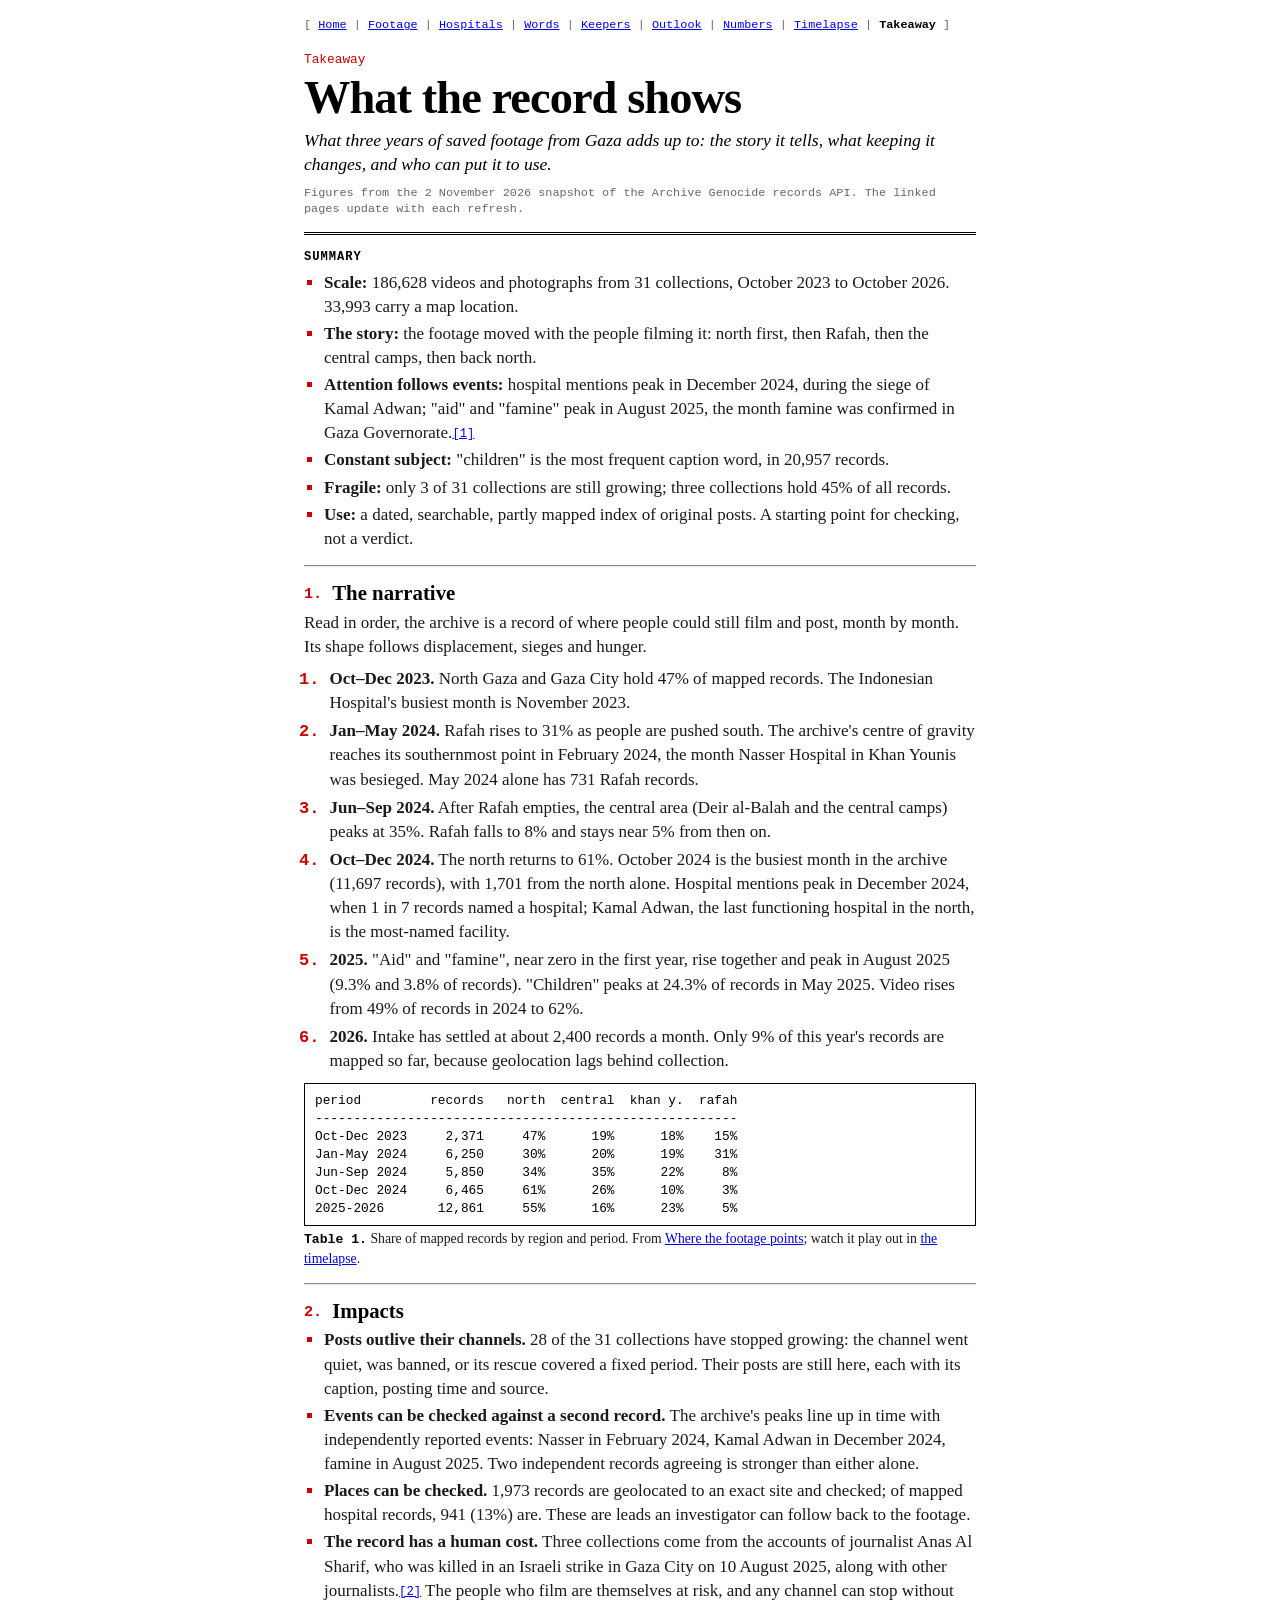
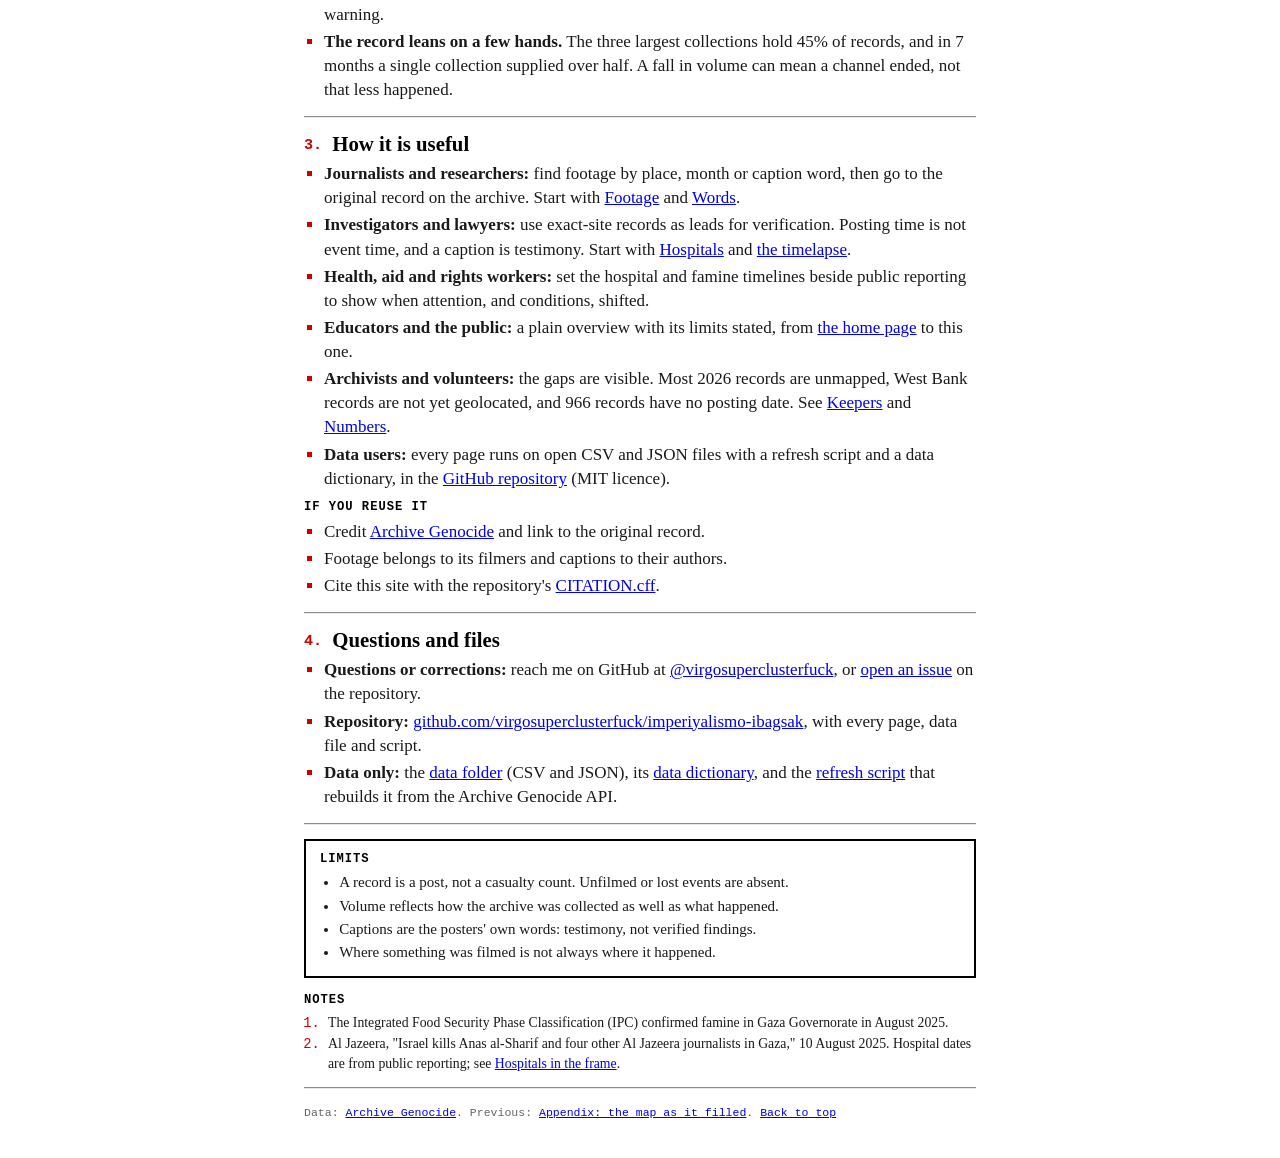
<file: what-the-record-shows/index.html>
<!doctype html>
<html lang="en">
<head>
<meta charset="utf-8">
<meta name="viewport" content="width=device-width, initial-scale=1, viewport-fit=cover">
<title>What the Record Shows</title>
<meta name="description" content="The takeaway from three years of footage posted from Gaza: what the record shows, what keeping it changes, and who can use it.">
<meta name="theme-color" content="#ffffff">
<style>html, body { margin: 0; background: #ffffff; }</style>
<link rel="stylesheet" href="../mx.css">
</head>
<body>
<div class="mx" id="top">
  <div class="mx-in">
    <p class="p-menu"><span class="nw">[ <a href="../">Home</a></span> <span class="nw">| <a href="../where-the-footage-points/">Footage</a></span> <span class="nw">| <a href="../hospitals-in-the-frame/">Hospitals</a></span> <span class="nw">| <a href="../what-gets-documented/">Words</a></span> <span class="nw">| <a href="../who-keeps-the-record/">Keepers</a></span> <span class="nw">| <a href="../documentation-outlook/">Outlook</a></span> <span class="nw">| <a href="../the-numbers/">Numbers</a></span> <span class="nw">| <a href="../the-map-as-it-filled/">Timelapse</a></span> <span class="nw">| <b>Takeaway</b> ]</span></p>
    <header class="p-head">
      <p class="p-series">Takeaway</p>
      <h1>What the record shows</h1>
      <p class="p-deck">What three years of saved footage from Gaza adds up to: the story it tells, what keeping it changes, and who can put it to use.</p>
      <p class="p-by">Figures from the 2 November 2026 snapshot of the Archive Genocide records API. The linked pages update with each refresh.</p>
    </header>
    <hr class="p-hr thick">

    <span class="p-label">Summary</span>
    <ul class="p-bul">
      <li><b>Scale:</b> 186,628 videos and photographs from 31 collections, October 2023 to October 2026. 33,993 carry a map location.</li>
      <li><b>The story:</b> the footage moved with the people filming it: north first, then Rafah, then the central camps, then back north.</li>
      <li><b>Attention follows events:</b> hospital mentions peak in December 2024, during the siege of Kamal Adwan; "aid" and "famine" peak in August 2025, the month famine was confirmed in Gaza Governorate.<span class="p-fn"><a href="#n1">[1]</a></span></li>
      <li><b>Constant subject:</b> "children" is the most frequent caption word, in 20,957 records.</li>
      <li><b>Fragile:</b> only 3 of 31 collections are still growing; three collections hold 45% of all records.</li>
      <li><b>Use:</b> a dated, searchable, partly mapped index of original posts. A starting point for checking, not a verdict.</li>
    </ul>
    <hr class="p-hr">

    <section class="mx-ch">
      <h2><span class="no">1.</span>The narrative</h2>
      <p>Read in order, the archive is a record of where people could still film and post, month by month. Its shape follows displacement, sieges and hunger.</p>
      <ol class="p-points">
        <li><b>Oct–Dec 2023.</b> North Gaza and Gaza City hold 47% of mapped records. The Indonesian Hospital's busiest month is November 2023.</li>
        <li><b>Jan–May 2024.</b> Rafah rises to 31% as people are pushed south. The archive's centre of gravity reaches its southernmost point in February 2024, the month Nasser Hospital in Khan Younis was besieged. May 2024 alone has 731 Rafah records.</li>
        <li><b>Jun–Sep 2024.</b> After Rafah empties, the central area (Deir al-Balah and the central camps) peaks at 35%. Rafah falls to 8% and stays near 5% from then on.</li>
        <li><b>Oct–Dec 2024.</b> The north returns to 61%. October 2024 is the busiest month in the archive (11,697 records), with 1,701 from the north alone. Hospital mentions peak in December 2024, when 1 in 7 records named a hospital; Kamal Adwan, the last functioning hospital in the north, is the most-named facility.</li>
        <li><b>2025.</b> "Aid" and "famine", near zero in the first year, rise together and peak in August 2025 (9.3% and 3.8% of records). "Children" peaks at 24.3% of records in May 2025. Video rises from 49% of records in 2024 to 62%.</li>
        <li><b>2026.</b> Intake has settled at about 2,400 records a month. Only 9% of this year's records are mapped so far, because geolocation lags behind collection.</li>
      </ol>
      <figure class="p-fig">
        <div class="p-frame"><pre class="p-pre" aria-label="Regional share of mapped records by period">period         records   north  central  khan y.  rafah
-------------------------------------------------------
Oct-Dec 2023     2,371     47%      19%      18%    15%
Jan-May 2024     6,250     30%      20%      19%    31%
Jun-Sep 2024     5,850     34%      35%      22%     8%
Oct-Dec 2024     6,465     61%      26%      10%     3%
2025-2026       12,861     55%      16%      23%     5%</pre></div>
        <figcaption><b>Table 1.</b> Share of mapped records by region and period. From <a href="../where-the-footage-points/">Where the footage points</a>; watch it play out in <a href="../the-map-as-it-filled/">the timelapse</a>.</figcaption>
      </figure>
    </section>
    <hr class="p-hr">

    <section class="mx-ch">
      <h2><span class="no">2.</span>Impacts</h2>
      <ul class="p-bul">
        <li><b>Posts outlive their channels.</b> 28 of the 31 collections have stopped growing: the channel went quiet, was banned, or its rescue covered a fixed period. Their posts are still here, each with its caption, posting time and source.</li>
        <li><b>Events can be checked against a second record.</b> The archive's peaks line up in time with independently reported events: Nasser in February 2024, Kamal Adwan in December 2024, famine in August 2025. Two independent records agreeing is stronger than either alone.</li>
        <li><b>Places can be checked.</b> 1,973 records are geolocated to an exact site and checked; of mapped hospital records, 941 (13%) are. These are leads an investigator can follow back to the footage.</li>
        <li><b>The record has a human cost.</b> Three collections come from the accounts of journalist Anas Al Sharif, who was killed in an Israeli strike in Gaza City on 10 August 2025, along with other journalists.<span class="p-fn"><a href="#n2">[2]</a></span> The people who film are themselves at risk, and any channel can stop without warning.</li>
        <li><b>The record leans on a few hands.</b> The three largest collections hold 45% of records, and in 7 months a single collection supplied over half. A fall in volume can mean a channel ended, not that less happened.</li>
      </ul>
    </section>
    <hr class="p-hr">

    <section class="mx-ch">
      <h2><span class="no">3.</span>How it is useful</h2>
      <ul class="p-bul">
        <li><b>Journalists and researchers:</b> find footage by place, month or caption word, then go to the original record on the archive. Start with <a href="../where-the-footage-points/">Footage</a> and <a href="../what-gets-documented/">Words</a>.</li>
        <li><b>Investigators and lawyers:</b> use exact-site records as leads for verification. Posting time is not event time, and a caption is testimony. Start with <a href="../hospitals-in-the-frame/">Hospitals</a> and <a href="../the-map-as-it-filled/">the timelapse</a>.</li>
        <li><b>Health, aid and rights workers:</b> set the hospital and famine timelines beside public reporting to show when attention, and conditions, shifted.</li>
        <li><b>Educators and the public:</b> a plain overview with its limits stated, from <a href="../">the home page</a> to this one.</li>
        <li><b>Archivists and volunteers:</b> the gaps are visible. Most 2026 records are unmapped, West Bank records are not yet geolocated, and 966 records have no posting date. See <a href="../who-keeps-the-record/">Keepers</a> and <a href="../the-numbers/">Numbers</a>.</li>
        <li><b>Data users:</b> every page runs on open CSV and JSON files with a refresh script and a data dictionary, in the <a href="https://github.com/virgosuperclusterfuck/imperiyalismo-ibagsak">GitHub repository</a> (MIT licence).</li>
      </ul>
      <span class="p-label">If you reuse it</span>
      <ul class="p-bul">
        <li>Credit <a href="https://archivegenocide.com/">Archive Genocide</a> and link to the original record.</li>
        <li>Footage belongs to its filmers and captions to their authors.</li>
        <li>Cite this site with the repository's <a href="https://github.com/virgosuperclusterfuck/imperiyalismo-ibagsak/blob/main/CITATION.cff">CITATION.cff</a>.</li>
      </ul>
    </section>
    <hr class="p-hr">

    <section class="mx-ch" id="contact">
      <h2><span class="no">4.</span>Questions and files</h2>
      <ul class="p-bul">
        <li><b>Questions or corrections:</b> reach me on GitHub at <a href="https://github.com/virgosuperclusterfuck">@virgosuperclusterfuck</a>, or <a href="https://github.com/virgosuperclusterfuck/imperiyalismo-ibagsak/issues">open an issue</a> on the repository.</li>
        <li><b>Repository:</b> <a href="https://github.com/virgosuperclusterfuck/imperiyalismo-ibagsak">github.com/virgosuperclusterfuck/imperiyalismo-ibagsak</a>, with every page, data file and script.</li>
        <li><b>Data only:</b> the <a href="https://github.com/virgosuperclusterfuck/imperiyalismo-ibagsak/tree/main/data">data folder</a> (CSV and JSON), its <a href="https://github.com/virgosuperclusterfuck/imperiyalismo-ibagsak/blob/main/DATA.md">data dictionary</a>, and the <a href="https://github.com/virgosuperclusterfuck/imperiyalismo-ibagsak/blob/main/scripts/refresh.py">refresh script</a> that rebuilds it from the Archive Genocide API.</li>
      </ul>
    </section>
    <hr class="p-hr">

    <div class="p-box">
      <span class="p-label">Limits</span>
      <ul>
        <li>A record is a post, not a casualty count. Unfilmed or lost events are absent.</li>
        <li>Volume reflects how the archive was collected as well as what happened.</li>
        <li>Captions are the posters' own words: testimony, not verified findings.</li>
        <li>Where something was filmed is not always where it happened.</li>
      </ul>
    </div>
    <div class="p-notes">
      <span class="p-label">Notes</span>
      <ol>
        <li id="n1">The Integrated Food Security Phase Classification (IPC) confirmed famine in Gaza Governorate in August 2025.</li>
        <li id="n2">Al Jazeera, "Israel kills Anas al-Sharif and four other Al Jazeera journalists in Gaza," 10 August 2025. Hospital dates are from public reporting; see <a href="../hospitals-in-the-frame/">Hospitals in the frame</a>.</li>
      </ol>
    </div>
    <hr class="p-hr">
    <p class="p-foot">Data: <a href="https://archivegenocide.com/">Archive Genocide</a>. Previous: <a href="../the-map-as-it-filled/">Appendix: the map as it filled</a>. <a href="#top">Back to top</a></p>
  </div>
</div>
</body>
</html>
</file>
<file: mx.css>
/* Layout: one plain 38rem column of Times on white, the way a careful person wrote for the web in 1997:
   bracketed menus, grooved rules, numbered sections, [1] footnotes, Courier for figures and tables. */
#dash-root { --dash-gutter: 0; }
.mx {
  --p-paper: #ffffff; --p-ink: #000000; --p-body: #1a1a1a; --p-mute: #666666; --p-hair: #c0c0c0;
  --p-link: #0000ee; --p-visited: #551a8b; --p-red: #cc0000;
  --p-serif: "Times New Roman", Times, "Liberation Serif", serif;
  --p-mono: "Courier New", Courier, "Liberation Mono", monospace;
  color-scheme: light;
  background: var(--p-paper); color: var(--p-body);
  font-family: var(--p-serif); font-size: 17px; line-height: 1.42;
  padding-block: 14px 36px;
  padding-left: max(16px, env(safe-area-inset-left, 0px));
  padding-right: max(16px, env(safe-area-inset-right, 0px));
  overflow-x: clip;
}
.mx-in { max-width: 42rem; margin-inline: auto; }
.mx-wide { max-width: 60rem; margin-inline: auto; }

/* menu */
.p-menu { margin: 0; font-family: var(--p-mono); font-size: .74rem; line-height: 1.9; color: var(--p-mute); }
.p-menu b { color: var(--p-ink); }
.p-menu .nw { white-space: nowrap; }

/* rules: the old grooved <hr> */
.p-hr { height: 0; margin: 14px 0; border: 0; border-top: 1px solid #8c8c8c; border-bottom: 1px solid #e8e8e8; }
.p-hr.thick { border-top: 3px double var(--p-ink); border-bottom: 0; }

/* title block */
.p-head { padding-block: 14px 0; }
.p-series { margin: 0 0 6px; font-family: var(--p-mono); font-size: .8rem; color: var(--p-red); }
.mx h1 { margin: 0 0 8px; font-family: var(--p-serif); font-size: clamp(1.9rem, 6vw, 2.9rem); line-height: .98; font-weight: 700; letter-spacing: -.02em; color: var(--p-ink); text-wrap: balance; }
.p-deck { margin: 0; font-size: 1.1rem; line-height: 1.38; font-style: italic; color: var(--p-ink); }
.p-by { margin: 8px 0 0; font-family: var(--p-mono); font-size: .74rem; color: var(--p-mute); }

/* abstract, points */
.p-label { display: block; margin: 0 0 4px; font-family: var(--p-mono); font-size: .76rem; font-weight: 700; text-transform: uppercase; letter-spacing: .08em; color: var(--p-ink); }
.p-abstract p { margin: 0; }
.p-points { margin: 0; padding-left: 1.6rem; }
.p-points li { margin-bottom: 4px; }
.p-points li::marker { font-family: var(--p-mono); font-weight: 700; color: var(--p-red); }

/* sections */
.mx-ch { padding-block: 0; }
.mx-ch h2 { margin: 0 0 6px; font-family: var(--p-serif); font-size: 1.3rem; line-height: 1.15; font-weight: 700; color: var(--p-ink); text-wrap: balance; }
.mx-ch h2 .no { font-family: var(--p-mono); font-size: .95rem; font-weight: 700; color: var(--p-red); margin-right: 10px; vertical-align: 2px; }
.mx-ch p { margin: 0 0 8px; }
.mx-n { font-weight: 700; color: var(--p-ink); font-variant-numeric: lining-nums tabular-nums; }
.p-fn { font-family: var(--p-mono); font-size: .72em; vertical-align: 1px; }
.p-fn a, .p-fn a:visited { color: var(--p-red); text-decoration: none; }
.p-quote { margin: 10px 0; padding-left: 18px; border-left: 3px solid var(--p-ink); font-style: italic; font-size: 1.12rem; color: var(--p-ink); }

/* figures and plain-text tables */
.p-fig { margin: 10px 0 12px; }
.p-frame { border: 1px solid var(--p-ink); background: var(--p-paper); }
.p-fig figcaption { padding-top: 4px; font-size: .86rem; line-height: 1.38; color: var(--p-body); }
.p-fig figcaption b { font-family: var(--p-mono); font-size: .82rem; color: var(--p-ink); }
.p-ctl { display: block; margin-top: 2px; font-family: var(--p-mono); font-size: .7rem; color: var(--p-mute); }
.mx-3d { position: relative; min-height: 280px; touch-action: pan-y; }
.mx-3d canvas { display: block; cursor: grab; outline: none; }
.mx-3d canvas:focus-visible { outline: 2px dotted var(--p-ink); outline-offset: -4px; }
.mx-2d { position: relative; padding: 10px 10px 4px; }
.mx-2d svg { display: block; overflow: visible; }
.p-pre { margin: 0; padding: 8px 10px; overflow-x: auto; white-space: pre; font-family: var(--p-mono); font-size: .8rem; line-height: 1.4; color: var(--p-ink); font-variant-numeric: tabular-nums; }

/* scroll study: text beside a pinned figure */
.mx-story { display: grid; grid-template-columns: minmax(0, 1fr) minmax(0, 1.2fr); gap: 40px; align-items: start; }
.mx-story .mx-sticky { position: sticky; top: 14px; }
.mx-story .mx-ch { min-height: 74vh; display: flex; flex-direction: column; justify-content: center; opacity: .35; transition: opacity .3s; }
.mx-story .mx-ch.mx-on { opacity: 1; }
.mx-when { margin: 0 0 6px; font-family: var(--p-mono); font-size: .76rem; color: var(--p-red); }
@media (max-width: 760px) {
  .mx { font-size: 16px; }
  .mx-story { display: block; }
  .mx-story .mx-sticky { position: sticky; top: 0; z-index: 4; background: var(--p-paper); padding-block: 6px; }
  .mx-story .mx-sticky .p-fig { margin: 0; }
  .mx-story .mx-ch { min-height: 62vh; }
}

/* limits, series, notes, footer */
.p-box { margin: 14px 0; padding: 10px 14px; border: 2px solid var(--p-ink); }
.p-box p { margin: 0 0 4px; font-size: .94rem; }
.p-box p:last-child { margin-bottom: 0; }
.p-box ul { margin: 0; padding-left: 1.2rem; font-size: .94rem; }
.p-box li { margin-bottom: 2px; }
.p-list { margin: 8px 0 0; padding-left: 0; list-style: none; }
.p-list li { margin-bottom: 6px; }
.p-list li p { margin: 1px 0 0; font-size: .92rem; color: var(--p-mute); }
.p-list .here { font-weight: 700; color: var(--p-ink); }
.p-notes ol { margin: 4px 0 0; padding-left: 1.5rem; font-size: .86rem; line-height: 1.4; }
.p-notes li { margin-bottom: 2px; }
.p-notes li::marker { font-family: var(--p-mono); color: var(--p-red); }
.p-foot { margin: 0; font-family: var(--p-mono); font-size: .72rem; line-height: 1.7; color: var(--p-mute); }
.mx a { color: var(--p-link); text-decoration: underline; }
.mx a:visited { color: var(--p-visited); }
.mx a:hover { color: var(--p-red); }
.mx a:focus-visible { outline: 1px dotted var(--p-ink); outline-offset: 2px; }

/* tooltip and states */
.mx-tip { position: absolute; z-index: 9; pointer-events: none; padding: 4px 7px; white-space: nowrap; background: #ffffe1; border: 1px solid var(--p-ink); color: var(--p-ink); font-family: var(--p-mono); font-size: .74rem; line-height: 1.45; font-variant-numeric: tabular-nums; }
.mx-tip div:first-child { font-weight: 700; }
.mx-err { display: flex; align-items: center; justify-content: center; min-height: inherit; font-family: var(--p-mono); color: var(--p-red); font-size: .8rem; }

/* factual layout: square bullets, Windows 95 buttons for choosing what a figure highlights */
.p-bul { margin: 0 0 8px; padding-left: 1.25rem; list-style: square; }
.p-bul li { margin-bottom: 3px; }
.p-bul li::marker { color: var(--p-red); }
.p-bul .sub { color: var(--p-mute); font-size: .92em; }
.p-btns { display: flex; flex-wrap: wrap; gap: 5px; padding: 4px 0 0; }
.p-btn { font-family: var(--p-mono); font-size: .74rem; padding: 3px 9px; color: var(--p-ink); background: #e4e4e4; border: 2px outset #f5f5f5; border-radius: 0; cursor: pointer; }
.p-btn:hover { background: #ececec; }
.p-btn[aria-pressed="true"] { border-style: inset; background: #d2d2d2; color: var(--p-red); font-weight: 700; }
.p-btn:focus-visible { outline: 1px dotted var(--p-ink); outline-offset: 2px; }
.p-h3 { margin: 10px 0 4px; font-family: var(--p-mono); font-size: .8rem; font-weight: 700; text-transform: uppercase; letter-spacing: .06em; color: var(--p-ink); }
</file>
